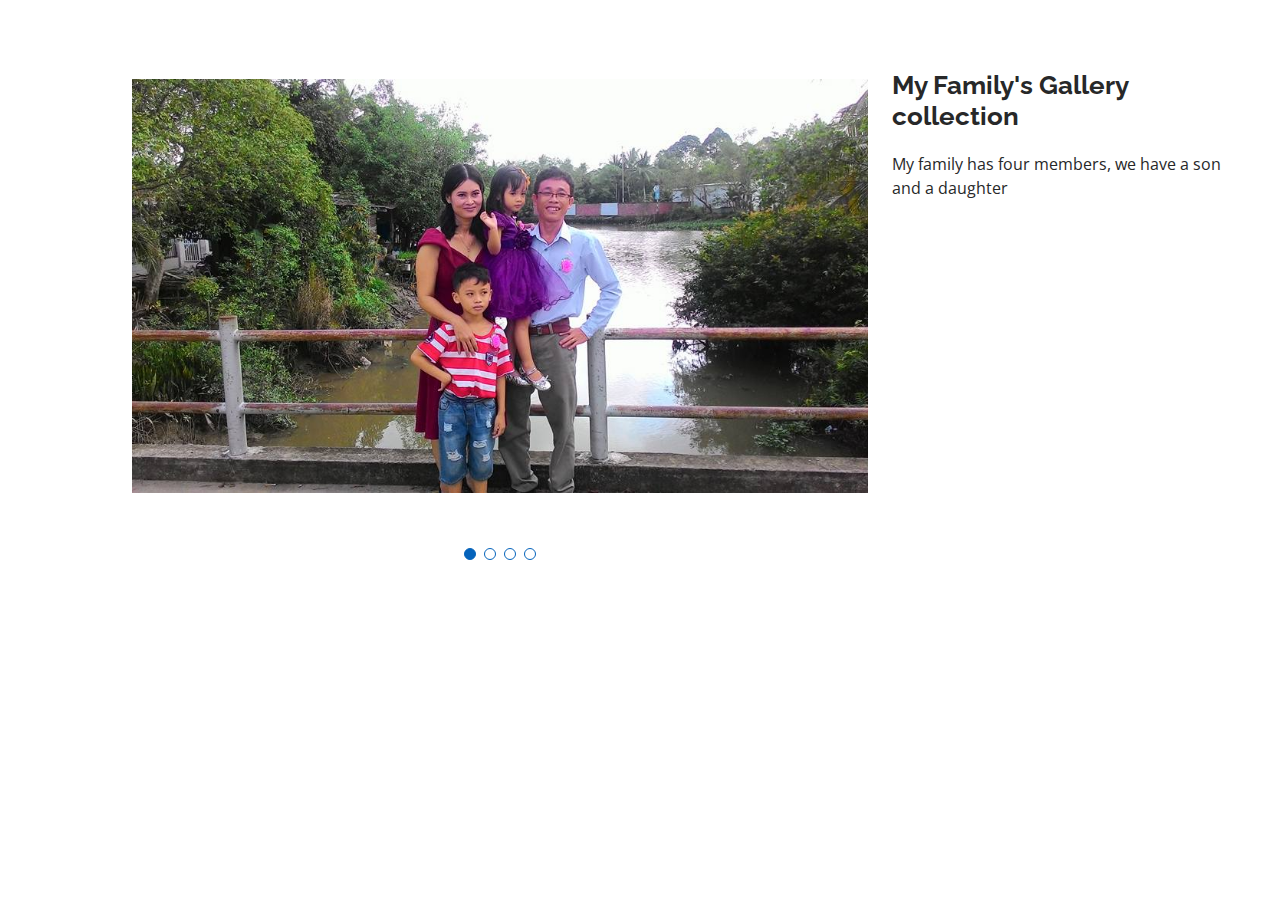
<file: fa-portfolio-details.html>
<!DOCTYPE html>
<html lang="en">

<head>
  <meta charset="utf-8">
  <meta content="width=device-width, initial-scale=1.0" name="viewport">

  <title>Portfolio Details - My Family</title>
  <meta content="" name="description">
  <meta content="" name="keywords">

  <!-- Favicons -->
  <link href="assets/img/logo1.png" rel="icon">
  <link href="assets/img/logo8.png" rel="apple-touch-icon">

  <!-- Google Fonts -->
  <link href="https://fonts.googleapis.com/css?family=Open+Sans:300,300i,400,400i,600,600i,700,700i|Raleway:300,300i,400,400i,500,500i,600,600i,700,700i|Poppins:300,300i,400,400i,500,500i,600,600i,700,700i" rel="stylesheet">

  <!-- Vendor CSS Files -->
  <link href="assets/vendor/aos/aos.css" rel="stylesheet">
  <link href="assets/vendor/bootstrap/css/bootstrap.min.css" rel="stylesheet">
  <link href="assets/vendor/bootstrap-icons/bootstrap-icons.css" rel="stylesheet">
  <link href="assets/vendor/boxicons/css/boxicons.min.css" rel="stylesheet">
  <link href="assets/vendor/glightbox/css/glightbox.min.css" rel="stylesheet">
  <link href="assets/vendor/swiper/swiper-bundle.min.css" rel="stylesheet">

  <!-- Template Main CSS File -->
  <link href="assets/css/style.css" rel="stylesheet">

 
 <!-- ======================================================== -->
</head>

<body>

  <main id="main">

    <!-- ======= Portfolio Details Section ======= -->
    <section id="portfolio-details" class="portfolio-details">
      <div class="container">

        <div class="row gy-4">

          <div class="col-lg-8">
            <div class="portfolio-details-slider swiper">
              <div class="swiper-wrapper align-items-center">

                <div class="swiper-slide">
                  <img src="assets/img/portfolio/fa1.jpg" alt="">
                </div>

                <div class="swiper-slide">
                  <img src="assets/img/portfolio/fa2.jpg" alt="">
                </div>

                <div class="swiper-slide">
                  <img src="assets/img/portfolio/fa3.jpg" alt="">
                </div>
                <div class="swiper-slide">
                  <img src="assets/img/portfolio/fa4.jpg" alt="">
                </div>
              </div>
              <div class="swiper-pagination"></div>
            </div>
          </div>

          <div class="col-lg-4">
            
            <div class="portfolio-description">
              <h2>My Family's Gallery collection</h2>
              <p>
                My family has four members, we have a son and a daughter
              </p>
            </div>
          </div>

        </div>

      </div>
    </section><!-- End Portfolio Details Section -->

  </main><!-- End #main -->

  <div id="preloader"></div>
  <a href="#" class="back-to-top d-flex align-items-center justify-content-center"><i class="bi bi-arrow-up-short"></i></a>

  <!-- Vendor JS Files -->
  <script src="assets/vendor/purecounter/purecounter_vanilla.js"></script>
  <script src="assets/vendor/aos/aos.js"></script>
  <script src="assets/vendor/bootstrap/js/bootstrap.bundle.min.js"></script>
  <script src="assets/vendor/glightbox/js/glightbox.min.js"></script>
  <script src="assets/vendor/isotope-layout/isotope.pkgd.min.js"></script>
  <script src="assets/vendor/swiper/swiper-bundle.min.js"></script>
  <script src="assets/vendor/typed.js/typed.min.js"></script>
  <script src="assets/vendor/waypoints/noframework.waypoints.js"></script>
  <script src="assets/vendor/php-email-form/validate.js"></script>

  <!-- Template Main JS File -->
  <script src="assets/js/main.js"></script>

</body>

</html>
</file>
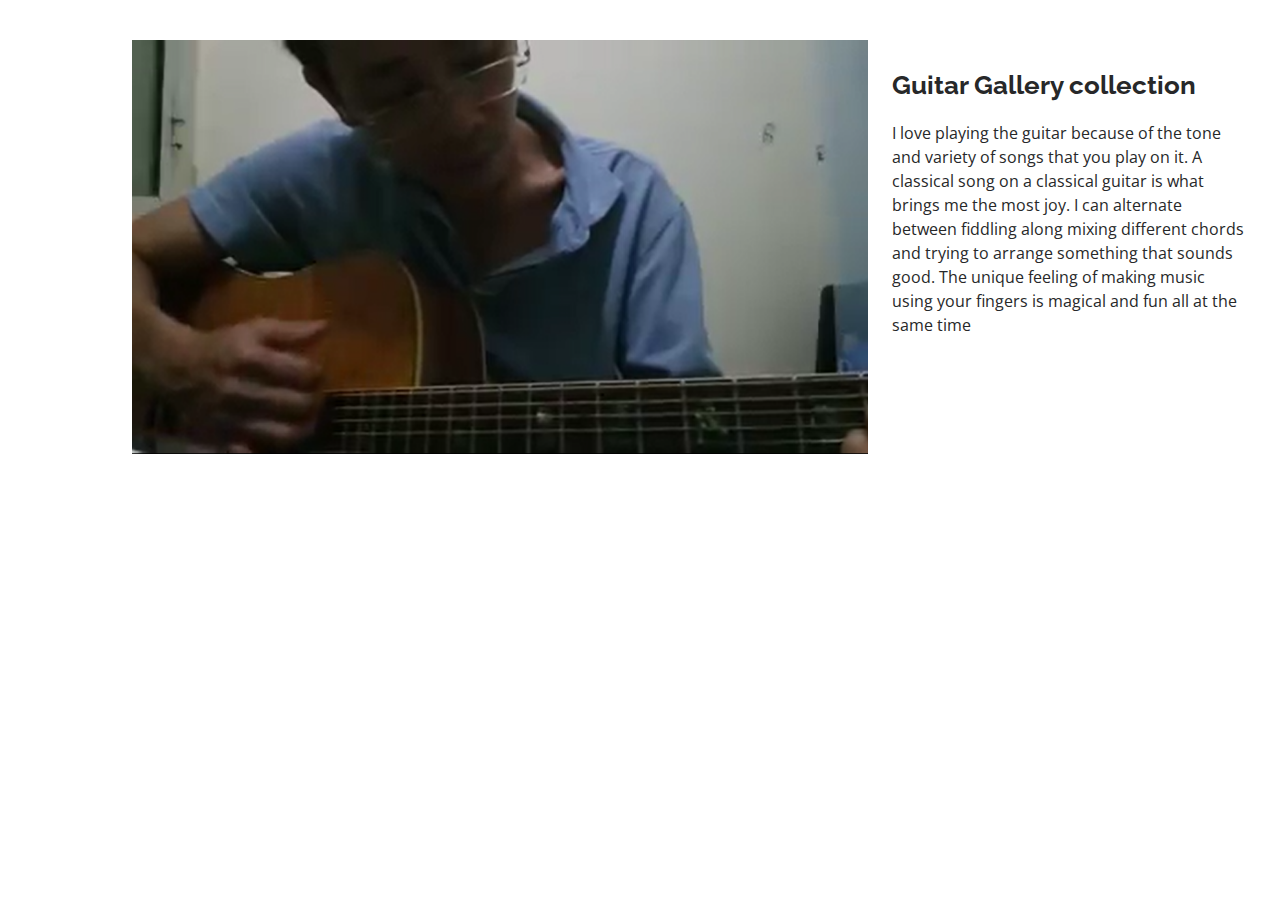
<file: guitar-portfolio-details.html>
<!DOCTYPE html>
<html lang="en">

<head>
  <meta charset="utf-8">
  <meta content="width=device-width, initial-scale=1.0" name="viewport">

  <title>Portfolio Details - My Family</title>
  <meta content="" name="description">
  <meta content="" name="keywords">

  <!-- Favicons -->
  <link href="assets/img/logo1.png" rel="icon">
  <link href="assets/img/logo8.png" rel="apple-touch-icon">

  <!-- Google Fonts -->
  <link href="https://fonts.googleapis.com/css?family=Open+Sans:300,300i,400,400i,600,600i,700,700i|Raleway:300,300i,400,400i,500,500i,600,600i,700,700i|Poppins:300,300i,400,400i,500,500i,600,600i,700,700i" rel="stylesheet">

  <!-- Vendor CSS Files -->
  <link href="assets/vendor/aos/aos.css" rel="stylesheet">
  <link href="assets/vendor/bootstrap/css/bootstrap.min.css" rel="stylesheet">
  <link href="assets/vendor/bootstrap-icons/bootstrap-icons.css" rel="stylesheet">
  <link href="assets/vendor/boxicons/css/boxicons.min.css" rel="stylesheet">
  <link href="assets/vendor/glightbox/css/glightbox.min.css" rel="stylesheet">
  <link href="assets/vendor/swiper/swiper-bundle.min.css" rel="stylesheet">

  <!-- Template Main CSS File -->
  <link href="assets/css/style.css" rel="stylesheet">

 
 <!-- ======================================================== -->
</head>

<body>

  <main id="main">

    <!-- ======= Portfolio Details Section ======= -->
    <section id="portfolio-details" class="portfolio-details">
      <div class="container">

        <div class="row gy-4">

          <div class="col-lg-8">
            <div class="portfolio-details-slider swiper">
              <div class="swiper-wrapper align-items-center">

                <div class="swiper-slide">
                  <img src="assets/img/portfolio/guitar.jpg" alt="">
                </div>

               
              </div>
              <div class="swiper-pagination"></div>
            </div>
          </div>

          <div class="col-lg-4">
            
            <div class="portfolio-description">
              <h2>Guitar Gallery collection</h2>
              <p>
                I love playing the guitar because of the tone and variety of songs that you play on it. A classical song on a classical guitar is what brings me the most joy. I can alternate between fiddling along mixing different chords and trying to arrange something that sounds good. The unique feeling of making music using your fingers is magical and fun all at the same time
                
              </p>
            </div>
          </div>

        </div>

      </div>
    </section><!-- End Portfolio Details Section -->

  </main><!-- End #main -->

  <div id="preloader"></div>
  <a href="#" class="back-to-top d-flex align-items-center justify-content-center"><i class="bi bi-arrow-up-short"></i></a>

  <!-- Vendor JS Files -->
  <script src="assets/vendor/purecounter/purecounter_vanilla.js"></script>
  <script src="assets/vendor/aos/aos.js"></script>
  <script src="assets/vendor/bootstrap/js/bootstrap.bundle.min.js"></script>
  <script src="assets/vendor/glightbox/js/glightbox.min.js"></script>
  <script src="assets/vendor/isotope-layout/isotope.pkgd.min.js"></script>
  <script src="assets/vendor/swiper/swiper-bundle.min.js"></script>
  <script src="assets/vendor/typed.js/typed.min.js"></script>
  <script src="assets/vendor/waypoints/noframework.waypoints.js"></script>
  <script src="assets/vendor/php-email-form/validate.js"></script>

  <!-- Template Main JS File -->
  <script src="assets/js/main.js"></script>

</body>

</html>
</file>
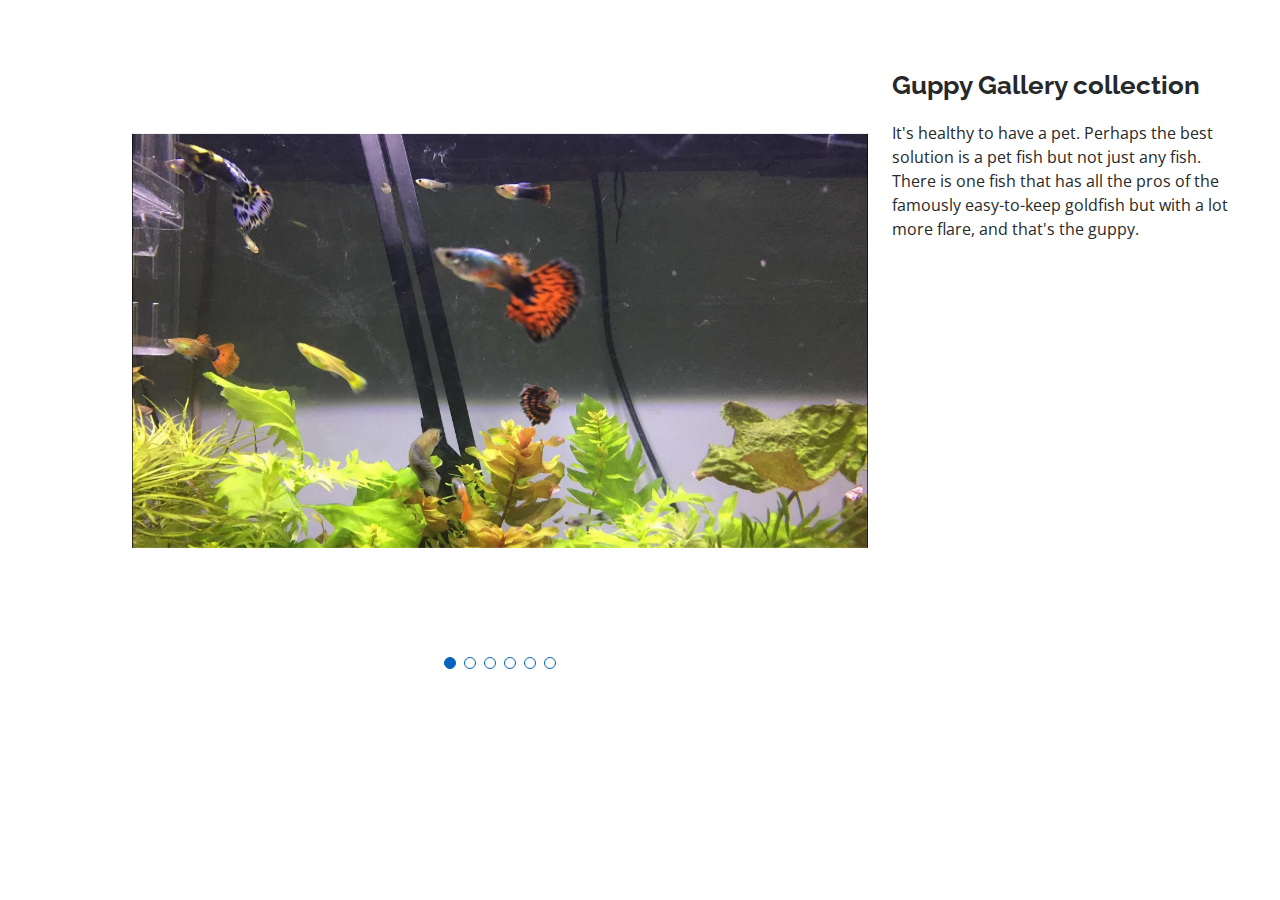
<file: guppy-portfolio-details.html>
<!DOCTYPE html>
<html lang="en">

<head>
  <meta charset="utf-8">
  <meta content="width=device-width, initial-scale=1.0" name="viewport">

  <title>Portfolio Details - My Family</title>
  <meta content="" name="description">
  <meta content="" name="keywords">

  <!-- Favicons -->
  <link href="assets/img/logo1.png" rel="icon">
  <link href="assets/img/logo8.png" rel="apple-touch-icon">

  <!-- Google Fonts -->
  <link href="https://fonts.googleapis.com/css?family=Open+Sans:300,300i,400,400i,600,600i,700,700i|Raleway:300,300i,400,400i,500,500i,600,600i,700,700i|Poppins:300,300i,400,400i,500,500i,600,600i,700,700i" rel="stylesheet">

  <!-- Vendor CSS Files -->
  <link href="assets/vendor/aos/aos.css" rel="stylesheet">
  <link href="assets/vendor/bootstrap/css/bootstrap.min.css" rel="stylesheet">
  <link href="assets/vendor/bootstrap-icons/bootstrap-icons.css" rel="stylesheet">
  <link href="assets/vendor/boxicons/css/boxicons.min.css" rel="stylesheet">
  <link href="assets/vendor/glightbox/css/glightbox.min.css" rel="stylesheet">
  <link href="assets/vendor/swiper/swiper-bundle.min.css" rel="stylesheet">

  <!-- Template Main CSS File -->
  <link href="assets/css/style.css" rel="stylesheet">

 
 <!-- ======================================================== -->
</head>

<body>

  <main id="main">

    <!-- ======= Portfolio Details Section ======= -->
    <section id="portfolio-details" class="portfolio-details">
      <div class="container">

        <div class="row gy-4">

          <div class="col-lg-8">
            <div class="portfolio-details-slider swiper">
              <div class="swiper-wrapper align-items-center">

                <div class="swiper-slide">
                  <img src="assets/img/portfolio/guppy1.jpg" alt="">
                </div>

                <div class="swiper-slide">
                  <img src="assets/img/portfolio/guppy2.jpg" alt="">
                </div>

                <div class="swiper-slide">
                  <img src="assets/img/portfolio/guppy3.jpg" alt="">
                </div>
                <div class="swiper-slide">
                  <img src="assets/img/portfolio/guppy4.jpg" alt="">
                </div>
                <div class="swiper-slide">
                  <img src="assets/img/portfolio/guppy5.jpg" alt="">
                </div>
                <div class="swiper-slide">
                  <img src="assets/img/portfolio/guppy6.jpg" alt="">
                </div>
              </div>
              <div class="swiper-pagination"></div>
            </div>
          </div>

          <div class="col-lg-4">
            
            <div class="portfolio-description">
              <h2>Guppy Gallery collection</h2>
              <p>
                It's healthy to have a pet. Perhaps the best solution is a pet fish but not just any fish. 
                  There is one fish that has all the pros of the famously easy-to-keep goldfish but with a lot more flare, and that's the guppy.
              </p>
            </div>
          </div>

        </div>

      </div>
    </section><!-- End Portfolio Details Section -->

  </main><!-- End #main -->

  <div id="preloader"></div>
  <a href="#" class="back-to-top d-flex align-items-center justify-content-center"><i class="bi bi-arrow-up-short"></i></a>

  <!-- Vendor JS Files -->
  <script src="assets/vendor/purecounter/purecounter_vanilla.js"></script>
  <script src="assets/vendor/aos/aos.js"></script>
  <script src="assets/vendor/bootstrap/js/bootstrap.bundle.min.js"></script>
  <script src="assets/vendor/glightbox/js/glightbox.min.js"></script>
  <script src="assets/vendor/isotope-layout/isotope.pkgd.min.js"></script>
  <script src="assets/vendor/swiper/swiper-bundle.min.js"></script>
  <script src="assets/vendor/typed.js/typed.min.js"></script>
  <script src="assets/vendor/waypoints/noframework.waypoints.js"></script>
  <script src="assets/vendor/php-email-form/validate.js"></script>

  <!-- Template Main JS File -->
  <script src="assets/js/main.js"></script>

</body>

</html>
</file>
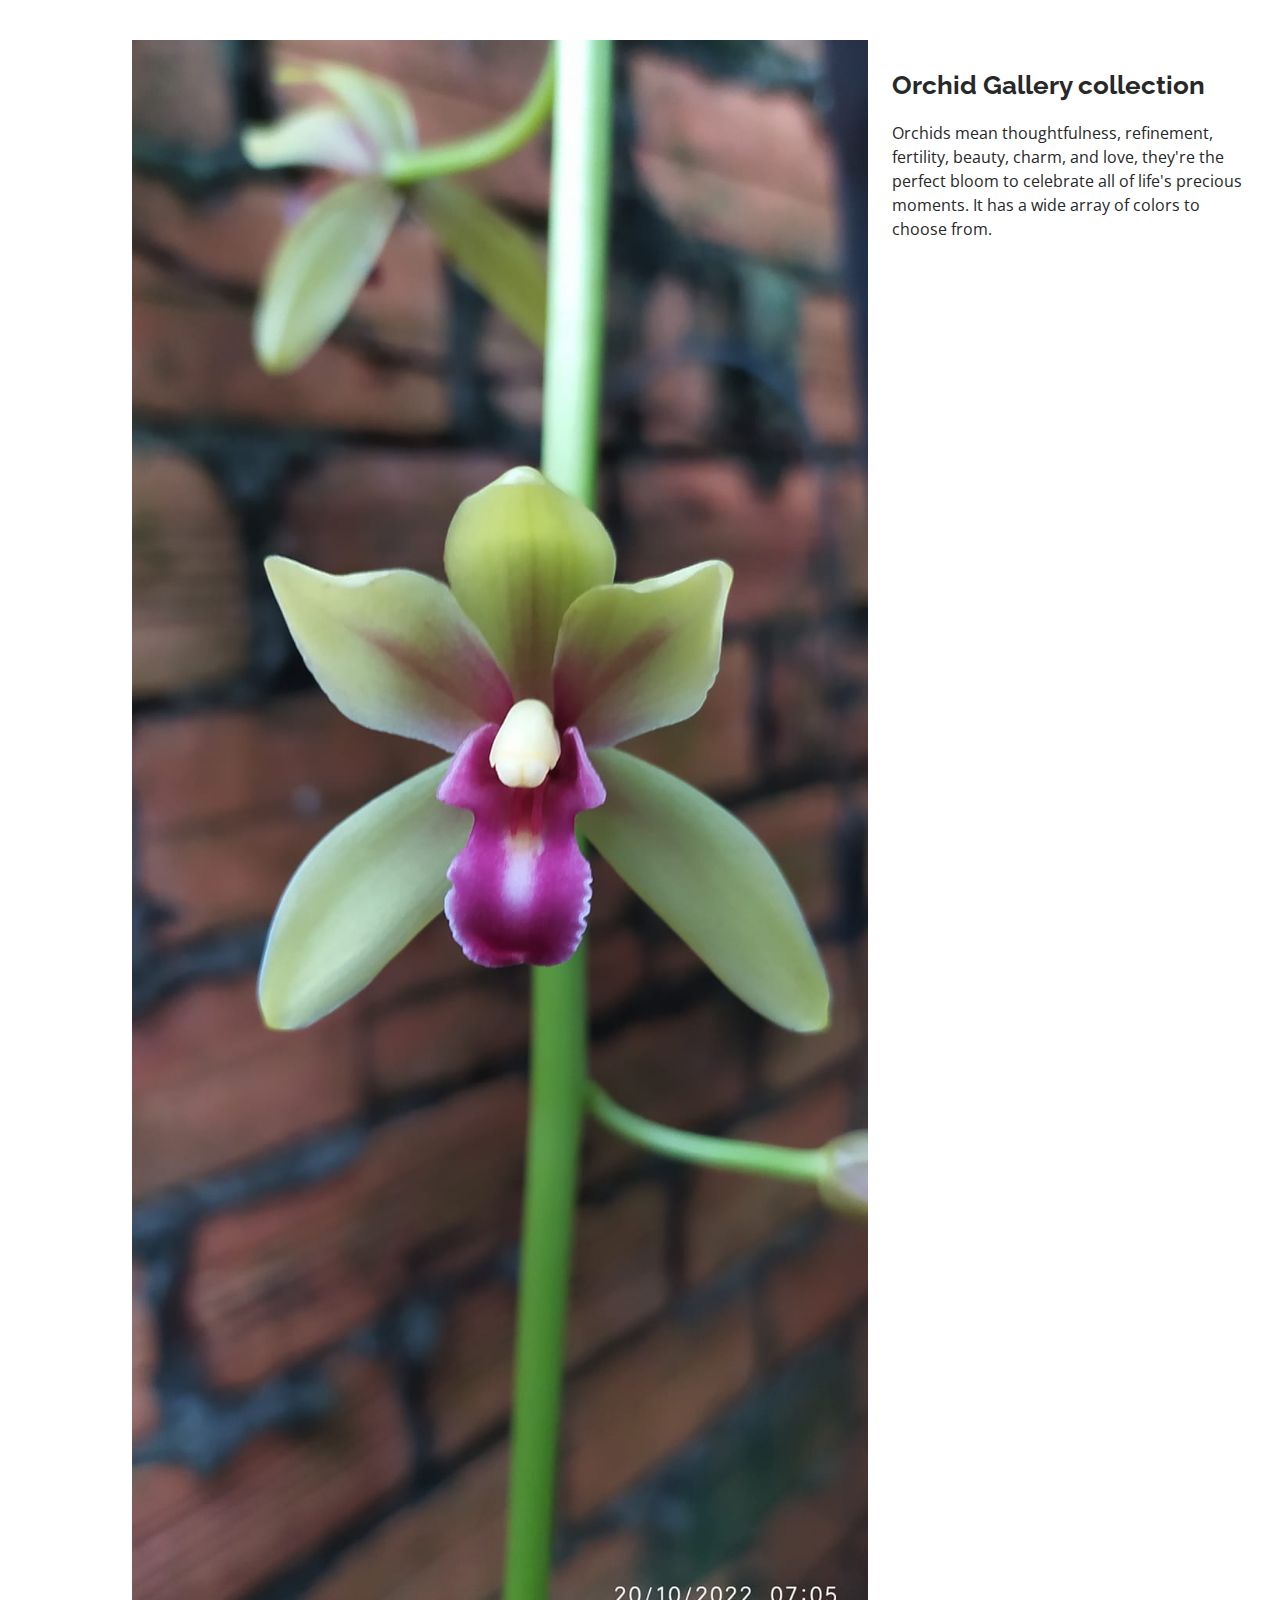
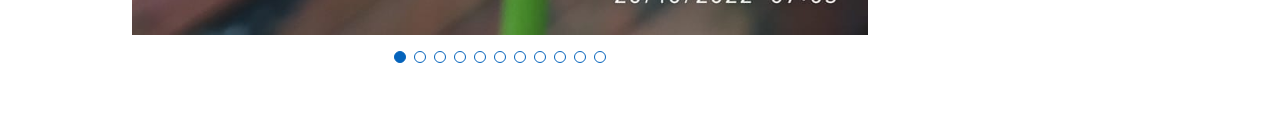
<file: orchid-portfolio-details.html>
<!DOCTYPE html>
<html lang="en">

<head>
  <meta charset="utf-8">
  <meta content="width=device-width, initial-scale=1.0" name="viewport">

  <title>Orchid Gallery collection</title>
  <meta content="" name="description">
  <meta content="" name="keywords">

  <!-- Favicons -->
  <link href="assets/img/logo1.png" rel="icon">
  <link href="assets/img/logo8.png" rel="apple-touch-icon">

  <!-- Google Fonts -->
  <link href="https://fonts.googleapis.com/css?family=Open+Sans:300,300i,400,400i,600,600i,700,700i|Raleway:300,300i,400,400i,500,500i,600,600i,700,700i|Poppins:300,300i,400,400i,500,500i,600,600i,700,700i" rel="stylesheet">

  <!-- Vendor CSS Files -->
  <link href="assets/vendor/aos/aos.css" rel="stylesheet">
  <link href="assets/vendor/bootstrap/css/bootstrap.min.css" rel="stylesheet">
  <link href="assets/vendor/bootstrap-icons/bootstrap-icons.css" rel="stylesheet">
  <link href="assets/vendor/boxicons/css/boxicons.min.css" rel="stylesheet">
  <link href="assets/vendor/glightbox/css/glightbox.min.css" rel="stylesheet">
  <link href="assets/vendor/swiper/swiper-bundle.min.css" rel="stylesheet">

  <!-- Template Main CSS File -->
  <link href="assets/css/style.css" rel="stylesheet">

 
 <!-- ======================================================== -->
</head>

<body>

  <main id="main">

    <!-- ======= Portfolio Details Section ======= -->
    <section id="portfolio-details" class="portfolio-details">
      <div class="container">

        <div class="row gy-4">

          <div class="col-lg-8">
            <div class="portfolio-details-slider swiper">
              <div class="swiper-wrapper align-items-center">
                <div class="swiper-slide">
                  <img src="assets/img/portfolio/orchid1.jpg" alt="orchid">
                </div>

                <div class="swiper-slide">
                  <img src="assets/img/portfolio/orchid2.jpg" alt="orchid">
                </div>

                <div class="swiper-slide">
                  <img src="assets/img/portfolio/orchid3.jpg" alt="orchid">
                </div>
                
                <div class="swiper-slide">
                  <img src="assets/img/portfolio/orchid4.jpg" alt="orchid">
                </div>
                <div class="swiper-slide">
                  <img src="assets/img/portfolio/orchid5.jpg" alt="orchid">
                </div>
                <div class="swiper-slide">
                  <img src="assets/img/portfolio/orchid6.jpg" alt="orchid">
                </div>
                <div class="swiper-slide">
                  <img src="assets/img/portfolio/orchid7.jpg" alt="orchid">
                </div>

                <div class="swiper-slide">
                  <img src="assets/img/portfolio/orchid8.jpg" alt="orchid">
                </div>

                <div class="swiper-slide">
                  <img src="assets/img/portfolio/orchid9.jpg" alt="orchid">
                </div>
                <div class="swiper-slide">
                  <img src="assets/img/portfolio/orchid10.jpg" alt="orchid">
                </div>
                <div class="swiper-slide">
                  <img src="assets/img/portfolio/orchid11.jpg" alt="orchid">
                </div>
              </div>
              <div class="swiper-pagination"></div>
            </div>
          </div>

          <div class="col-lg-4">
            
            <div class="portfolio-description">
              <h2>Orchid Gallery collection</h2>
              <p>
                Orchids mean thoughtfulness, refinement, fertility, beauty, charm, and love, they're the perfect bloom to celebrate all of life's precious moments. It has a wide array of colors to choose from.
              </p>
            </div>
          </div>

        </div>

      </div>
    </section><!-- End Portfolio Details Section -->

  </main><!-- End #main -->

  <div id="preloader"></div>
  <a href="#" class="back-to-top d-flex align-items-center justify-content-center"><i class="bi bi-arrow-up-short"></i></a>

  <!-- Vendor JS Files -->
  <script src="assets/vendor/purecounter/purecounter_vanilla.js"></script>
  <script src="assets/vendor/aos/aos.js"></script>
  <script src="assets/vendor/bootstrap/js/bootstrap.bundle.min.js"></script>
  <script src="assets/vendor/glightbox/js/glightbox.min.js"></script>
  <script src="assets/vendor/isotope-layout/isotope.pkgd.min.js"></script>
  <script src="assets/vendor/swiper/swiper-bundle.min.js"></script>
  <script src="assets/vendor/typed.js/typed.min.js"></script>
  <script src="assets/vendor/waypoints/noframework.waypoints.js"></script>
  <script src="assets/vendor/php-email-form/validate.js"></script>

  <!-- Template Main JS File -->
  <script src="assets/js/main.js"></script>

</body>

</html>
</file>
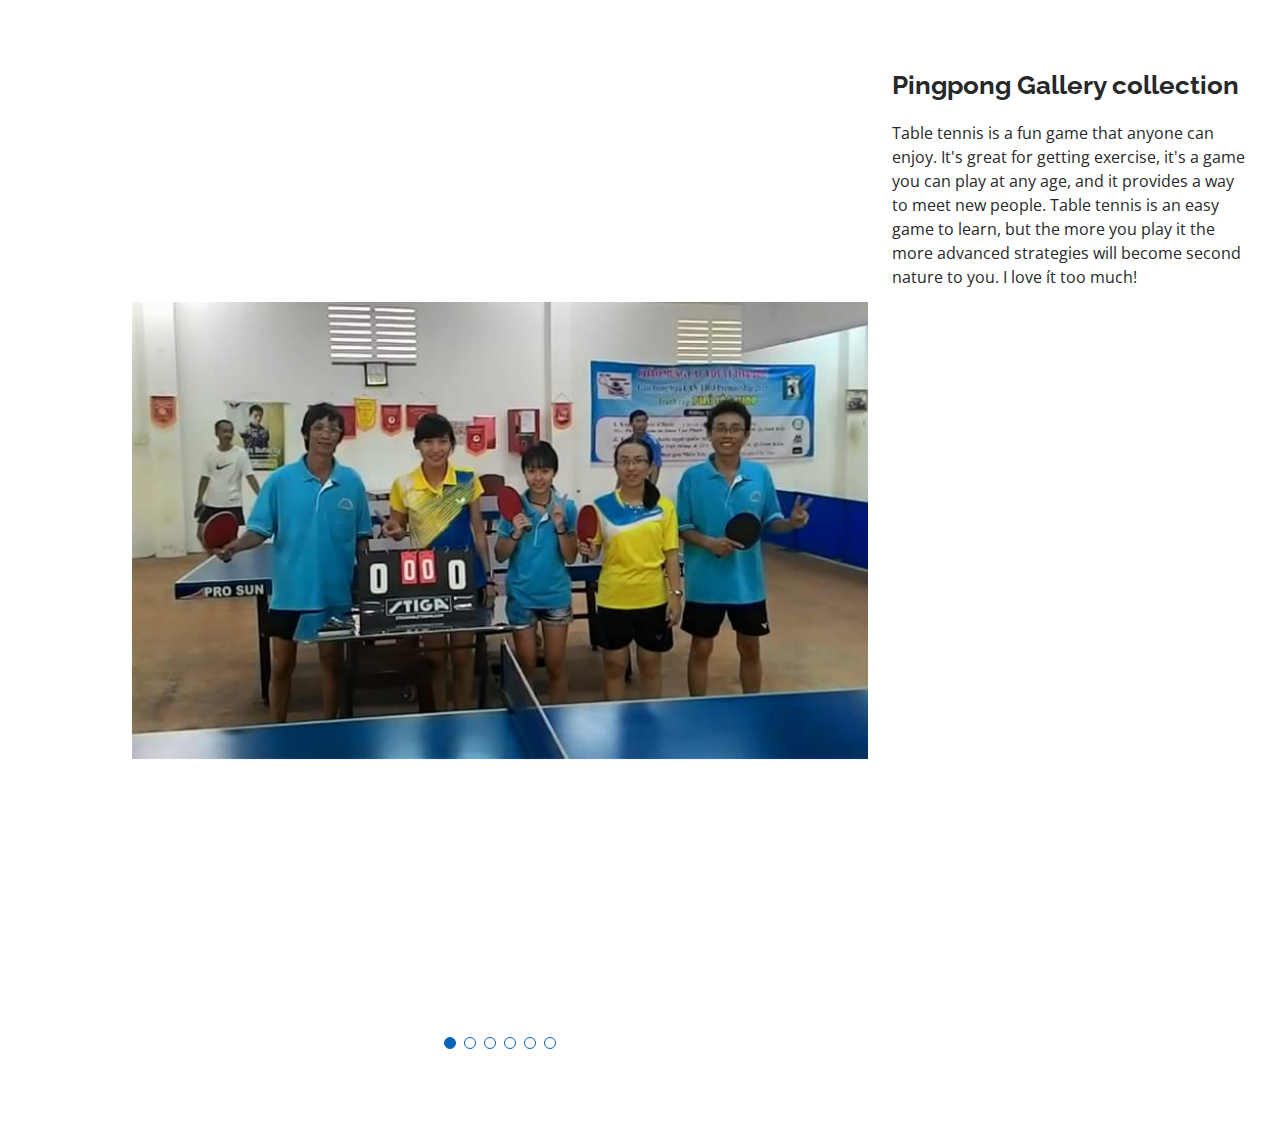
<file: pingpong-portfolio-details.html>
<!DOCTYPE html>
<html lang="en">

<head>
  <meta charset="utf-8">
  <meta content="width=device-width, initial-scale=1.0" name="viewport">

  <title>Portfolio Details - My Family</title>
  <meta content="" name="description">
  <meta content="" name="keywords">

  <!-- Favicons -->
  <link href="assets/img/logo1.png" rel="icon">
  <link href="assets/img/logo8.png" rel="apple-touch-icon">

  <!-- Google Fonts -->
  <link href="https://fonts.googleapis.com/css?family=Open+Sans:300,300i,400,400i,600,600i,700,700i|Raleway:300,300i,400,400i,500,500i,600,600i,700,700i|Poppins:300,300i,400,400i,500,500i,600,600i,700,700i" rel="stylesheet">

  <!-- Vendor CSS Files -->
  <link href="assets/vendor/aos/aos.css" rel="stylesheet">
  <link href="assets/vendor/bootstrap/css/bootstrap.min.css" rel="stylesheet">
  <link href="assets/vendor/bootstrap-icons/bootstrap-icons.css" rel="stylesheet">
  <link href="assets/vendor/boxicons/css/boxicons.min.css" rel="stylesheet">
  <link href="assets/vendor/glightbox/css/glightbox.min.css" rel="stylesheet">
  <link href="assets/vendor/swiper/swiper-bundle.min.css" rel="stylesheet">

  <!-- Template Main CSS File -->
  <link href="assets/css/style.css" rel="stylesheet">

 
 <!-- ======================================================== -->
</head>

<body>

  <main id="main">

    <!-- ======= Portfolio Details Section ======= -->
    <section id="portfolio-details" class="portfolio-details">
      <div class="container">

        <div class="row gy-4">

          <div class="col-lg-8">
            <div class="portfolio-details-slider swiper">
              <div class="swiper-wrapper align-items-center">
               
                <div class="swiper-slide">
                  <img src="assets/img/portfolio/pingpong1.jpg" alt="">
                </div>
                <div class="swiper-slide">
                  <img src="assets/img/portfolio/pingpong2.jpg" alt="">
                </div>
                <div class="swiper-slide">
                  <img src="assets/img/portfolio/pingpong3.jpg" alt="">
                </div>
                <div class="swiper-slide">
                  <img src="assets/img/portfolio/pingpong4.jpg" alt="">
                </div>

                <div class="swiper-slide">
                  <img src="assets/img/portfolio/pingpong5.jpg" alt="">
                </div>
                <div class="swiper-slide">
                  <img src="assets/img/portfolio/pingpong6.jpg" alt="">
                </div>
              </div>
              <div class="swiper-pagination"></div>
            </div>
          </div>

          <div class="col-lg-4">
            
            <div class="portfolio-description">
              <h2>Pingpong Gallery collection</h2>
              <p>
                Table tennis is a fun game that anyone can enjoy. It's great for getting exercise, it's a game you can play at any age, and it provides a way to meet new people. Table tennis is an easy game to learn, but the more you play it the more advanced strategies will become second nature to you. I love ít too much!
              </p>
            </div>
          </div>

        </div>

      </div>
    </section><!-- End Portfolio Details Section -->

  </main><!-- End #main -->

  <div id="preloader"></div>
  <a href="#" class="back-to-top d-flex align-items-center justify-content-center"><i class="bi bi-arrow-up-short"></i></a>

  <!-- Vendor JS Files -->
  <script src="assets/vendor/purecounter/purecounter_vanilla.js"></script>
  <script src="assets/vendor/aos/aos.js"></script>
  <script src="assets/vendor/bootstrap/js/bootstrap.bundle.min.js"></script>
  <script src="assets/vendor/glightbox/js/glightbox.min.js"></script>
  <script src="assets/vendor/isotope-layout/isotope.pkgd.min.js"></script>
  <script src="assets/vendor/swiper/swiper-bundle.min.js"></script>
  <script src="assets/vendor/typed.js/typed.min.js"></script>
  <script src="assets/vendor/waypoints/noframework.waypoints.js"></script>
  <script src="assets/vendor/php-email-form/validate.js"></script>

  <!-- Template Main JS File -->
  <script src="assets/js/main.js"></script>

</body>

</html>
</file>
<file: assets/css/style.css>
/*--------------------------------------------------------------
# General
--------------------------------------------------------------*/
body {
  font-family: "Open Sans", sans-serif;
  color: #272829;
}

a {
  color: #0563bb;
  text-decoration: none;
}

a:hover {
  color: #ee66cc;
  text-decoration: none;
}

h1,
h2,
h3,
h4,
h5,
h6 {
  font-family: "Raleway", sans-serif;
}

/*--------------------------------------------------------------
# Back to top button
--------------------------------------------------------------*/
.back-to-top {
  position: fixed;
  visibility: hidden;
  opacity: 0;
  right: 15px;
  bottom: 15px;
  z-index: 996;
  background: #0563bb;
  width: 40px;
  height: 40px;
  border-radius: 50px;
  transition: all 0.4s;
}

.back-to-top i {
  font-size: 28px;
  color:#ee66cc;
  line-height: 0;
}

.back-to-top:hover {
  background: #ee66cc;
  color: #ee66cc;
}

.back-to-top.active {
  visibility: visible;
  opacity: 1;
}

/*--------------------------------------------------------------
# Preloader
--------------------------------------------------------------*/
#preloader {
  position: fixed;
  top: 0;
  left: 0;
  right: 0;
  bottom: 0;
  z-index: 9999;
  overflow: hidden;
  background: #fff;
}

#preloader:before {
  content: "";
  position: fixed;
  top: calc(50% - 30px);
  left: calc(50% - 30px);
  border: 6px solid #0563bb;
  border-top-color: #fff;
  border-bottom-color: #fff;
  border-radius: 50%;
  width: 60px;
  height: 60px;
  -webkit-animation: animate-preloader 1s linear infinite;
  animation: animate-preloader 1s linear infinite;
}

@-webkit-keyframes animate-preloader {
  0% {
    transform: rotate(0deg);
  }

  100% {
    transform: rotate(360deg);
  }
}

@keyframes animate-preloader {
  0% {
    transform: rotate(0deg);
  }

  100% {
    transform: rotate(360deg);
  }
}

/*--------------------------------------------------------------
# Disable aos animation delay on mobile devices
--------------------------------------------------------------*/
@media screen and (max-width: 768px) {
  [data-aos-delay] {
    transition-delay: 0 !important;
  }
}

/*--------------------------------------------------------------
# Header
--------------------------------------------------------------*/
#header {
  position: fixed;
  top: 0;
  left: 0;
  bottom: 0;
  z-index: 9997;
  transition: all 0.5s;
  padding: 15px;
  overflow-y: auto;
}

@media (max-width: 991px) {
  #header {
    width: 300px;
    background: #fff;
    border-right: 1px solid #e6e9ec;
    left: -300px;
  }
}

@media (min-width: 991px) {
  #main {
    margin-left: 100px;
  }
}

/*--------------------------------------------------------------
# Navigation Menu left
--------------------------------------------------------------*/
/**
* Desktop Navigation 
*/
.nav-menu {
  padding: 0;
  display: block;
}

.nav-menu * {
  margin: 0;
  padding: 0;
  list-style: none;
}

.nav-menu>ul>li {
  position: relative;
  white-space: nowrap;
}

.nav-menu a,
.nav-menu a:focus {
  display: flex;
  align-items: center;
  color: #005b7b;
  padding: 10px 18px;
  margin-bottom: 8px;
  transition: 0.3s;
  font-size: 15px;
  border-radius: 50px;
  background: #7ecaef;
  height: 56px;
  width: 100%;
  overflow: hidden;
  transition: 0.3s;
}

.nav-menu a i,
.nav-menu a:focus i {
  font-size: 20px;
}

.nav-menu a span,
.nav-menu a:focus span {
  padding: 0 5px 0 7px;
  color: #ef094e;
}

@media (min-width: 992px) {

  .nav-menu a,
  .nav-menu a:focus {
    width: 56px;
  }

  .nav-menu a span,
  .nav-menu a:focus span {
    display: none;
    color: #0642a9;
  }
}

.nav-menu a:hover,
.nav-menu .active,
.nav-menu .active:focus,
.nav-menu li:hover>a {
  color: #930438;
  background: #368fe2;
}

.nav-menu a:hover span,
.nav-menu .active span,
.nav-menu .active:focus span,
.nav-menu li:hover>a span {
  color: #ea0559;
}

.nav-menu a:hover,
.nav-menu li:hover>a {
  width: 100%;
  color: #d04473;
}

.nav-menu a:hover span,
.nav-menu li:hover>a span {
  display: block;
}

/**
* Mobile Navigation 
*/
.mobile-nav-toggle {
  position: fixed;
  right: 10px;
  top: 10px;
  z-index: 9998;
  border: 0;
  background: none;
  font-size: 28px;
  transition: all 0.4s;
  outline: none !important;
  line-height: 0;
  cursor: pointer;
  border-radius: 50px;
  padding: 5px;
}

.mobile-nav-toggle i {
  color: #45505b;
}

.mobile-nav-active {
  overflow: hidden;
}

.mobile-nav-active #header {
  left: 0;
}

.mobile-nav-active .mobile-nav-toggle {
  color: #98045d;
  background-color: #368fe2;
}


/*--------------------------------------------------------------
# Hero Section
--------------------------------------------------------------*/
#hero {
  width: 100%;
  height: 100vh;
  background: url("../img/bgImg.png") top right no-repeat;
  background-size: cover;
  position: relative;
}

@media (min-width: 992px) {
  #hero {
    padding-left: 160px;
  }
}

#hero:before {
  content: "";
  background: rgba(255, 255, 255, 0.8);
  position: absolute;
  bottom: 0;
  top: 0;
  left: 0;
  right: 0;
}

#hero h1 {
  margin-top: 15%;
  font-size: 64px;
  font-weight: 700;
  line-height: 56px;
  color: #be2604;
}

#hero p {
  color: #45505b;
  margin: 15px 0 0 0;
  font-size: 26px;
  font-family: "Poppins", sans-serif;
}

#hero p span {
  color: #0563bb;
  letter-spacing: 1px;
}

#hero .social-links {
  margin-top: 30px;
}

#hero .social-links a {
  font-size: 24px;
  display: inline-block;
  color: #45505b;
  line-height: 1;
  margin-right: 20px;
  transition: 0.3s;
}

#hero .social-links a:hover {
  color: #0563bb;
}

@media (max-width: 992px) {
  #hero {
    text-align: center;
  }

  #hero h1 {
    font-size: 32px;
    line-height: 36px;
  }

  #hero p {
    margin-top: 10px;
    font-size: 20px;
    line-height: 24px;
  }
}
/*--------------------------------------------------------------
# Video intro
--------------------------------------------------------------*/
.video-wrapper {
  position: relative;
  padding-bottom: 56.25%;
  height: 0;
  overflow: hidden;
}

.video-wrapper iframe {
  position: absolute;
  top:0;
  left: 0;
  width: 100%;
  height: 100%;
}
/*--------------------------------------------------------------
# Sections General
--------------------------------------------------------------*/
section {
  padding: 60px 0;
  overflow: hidden;
}

.section-title {
  text-align: center;
  padding-bottom: 30px;
}

.section-title h2 {
  font-size: 32px;
  font-weight: bold;
  text-transform: uppercase;
  margin-bottom: 20px;
  padding-bottom: 20px;
  position: relative;
  color: #45505b;
}

.section-title h2::before {
  content: "";
  position: absolute;
  display: block;
  width: 120px;
  height: 1px;
  background: #ddd;
  bottom: 1px;
  left: calc(50% - 60px);
}

.section-title h2::after {
  content: "";
  position: absolute;
  display: block;
  width: 40px;
  height: 3px;
  background: #0563bb;
  bottom: 0;
  left: calc(50% - 20px);
}

.section-title p {
  margin-bottom: 0;
}

/*--------------------------------------------------------------
# About
--------------------------------------------------------------*/
.about .content h3 {
  font-weight: 700;
  font-size: 26px;
  color: #728394;
}

.about .content ul {
  list-style: none;
  padding: 0;
}

.about .content ul li {
  margin-bottom: 20px;
  display: flex;
  align-items: center;
}

.about .content ul strong {
  margin-right: 10px;
}

.about .content ul i {
  font-size: 16px;
  margin-right: 5px;
  color: #0563bb;
  line-height: 0;
}

.about .content p:last-child {
  margin-bottom: 0;
}

/*--------------------------------------------------------------
# Facts
--------------------------------------------------------------*/
.facts .count-box {
  padding: 30px 30px 25px 30px;
  margin-top: 30px;
  width: 100%;
  position: relative;
  text-align: center;
  background: #fff;
}

.facts .count-box i {
  position: absolute;
  top: -25px;
  left: 50%;
  transform: translateX(-50%);
  font-size: 24px;
  background: #0563bb;
  color: #fff;
  border-radius: 50px;
  display: inline-flex;
  align-items: center;
  justify-content: center;
  width: 48px;
  height: 48px;
}

.facts .count-box span {
  font-size: 36px;
  display: block;
  font-weight: 600;
  color: #011426;
}

.facts .count-box p {
  padding: 0;
  margin: 0;
  font-family: "Raleway", sans-serif;
  font-size: 14px;
}

/*--------------------------------------------------------------
# Akills
--------------------------------------------------------------*/
.skills .progress {
  height: 60px;
  display: block;
  background: none;
  border-radius: 0;
}

.skills .progress .skill {
  padding: 10px 0;
  margin: 0;
  text-transform: uppercase;
  display: block;
  font-weight: 600;
  font-family: "Poppins", sans-serif;
  color: #45505b;
}

.skills .progress .skill .val {
  float: right;
  font-style: normal;
}

.skills .progress-bar-wrap {
  background: #f2f3f5;
}

.skills .progress-bar {
  width: 1px;
  height: 10px;
  transition: 0.9s;
  background-color: #0563bb;
}

/*--------------------------------------------------------------
# Resume
--------------------------------------------------------------*/
.resume .resume-title {
  font-size: 26px;
  font-weight: 700;
  margin-top: 20px;
  margin-bottom: 20px;
  color: #45505b;
}

.resume .resume-item {
  padding: 0 0 20px 20px;
  margin-top: -2px;
  border-left: 2px solid #0563bb;
  position: relative;
}

.resume .resume-item h4 {
  line-height: 18px;
  font-size: 18px;
  font-weight: 600;
  text-transform: uppercase;
  font-family: "Poppins", sans-serif;
  color: #0563bb;
  margin-bottom: 10px;
}

.resume .resume-item h5 {
  font-size: 16px;
  background: #f7f8f9;
  padding: 5px 15px;
  display: inline-block;
  font-weight: 600;
  margin-bottom: 10px;
}

.resume .resume-item ul {
  padding-left: 20px;
}

.resume .resume-item ul li {
  padding-bottom: 10px;
}

.resume .resume-item:last-child {
  padding-bottom: 0;
}

.resume .resume-item::before {
  content: "";
  position: absolute;
  width: 16px;
  height: 16px;
  border-radius: 50px;
  left: -9px;
  top: 0;
  background: #fff;
  border: 2px solid #0563bb;
}

/*--------------------------------------------------------------
# Portfolio
--------------------------------------------------------------*/
.portfolio .portfolio-item {
  margin-bottom: 30px;
}

.portfolio #portfolio-flters {
  padding: 0;
  margin: 0 auto 25px auto;
  list-style: none;
  text-align: center;
  background: #fff;
  border-radius: 50px;
  padding: 2px 15px;
}

.portfolio #portfolio-flters li {
  cursor: pointer;
  display: inline-block;
  padding: 10px 15px;
  font-size: 14px;
  font-weight: 600;
  line-height: 1;
  text-transform: uppercase;
  color: #272829;
  margin-bottom: 5px;
  transition: all 0.3s ease-in-out;
}

.portfolio #portfolio-flters li:hover,
.portfolio #portfolio-flters li.filter-active {
  color: #0563bb;
}

.portfolio #portfolio-flters li:last-child {
  margin-right: 0;
}

.portfolio .portfolio-wrap {
  transition: 0.3s;
  position: relative;
  overflow: hidden;
  z-index: 1;
  background: rgba(69, 80, 91, 0.8);
}

.portfolio .portfolio-wrap::before {
  content: "";
  background: rgba(255, 255, 255, 0.7);
  position: absolute;
  left: 30px;
  right: 30px;
  top: 30px;
  bottom: 30px;
  transition: all ease-in-out 0.3s;
  z-index: 2;
  opacity: 0;
}

.portfolio .portfolio-wrap .portfolio-info {
  opacity: 0;
  position: absolute;
  top: 0;
  left: 0;
  right: 0;
  bottom: 0;
  text-align: center;
  z-index: 3;
  transition: all ease-in-out 0.3s;
  display: flex;
  flex-direction: column;
  justify-content: center;
  align-items: center;
}

.portfolio .portfolio-wrap .portfolio-info::before {
  display: block;
  content: "";
  width: 48px;
  height: 48px;
  position: absolute;
  top: 35px;
  left: 35px;
  border-top: 3px solid #d7dce1;
  border-left: 3px solid #d7dce1;
  transition: all 0.5s ease 0s;
  z-index: 9994;
}

.portfolio .portfolio-wrap .portfolio-info::after {
  display: block;
  content: "";
  width: 48px;
  height: 48px;
  position: absolute;
  bottom: 35px;
  right: 35px;
  border-bottom: 3px solid #d7dce1;
  border-right: 3px solid #d7dce1;
  transition: all 0.5s ease 0s;
  z-index: 9994;
}

.portfolio .portfolio-wrap .portfolio-info h4 {
  font-size: 20px;
  color: #45505b;
  font-weight: 600;
}

.portfolio .portfolio-wrap .portfolio-info p {
  color: #45505b;
  font-size: 14px;
  text-transform: uppercase;
  padding: 0;
  margin: 0;
}

.portfolio .portfolio-wrap .portfolio-links {
  text-align: center;
  z-index: 4;
}

.portfolio .portfolio-wrap .portfolio-links a {
  color: #45505b;
  margin: 0 2px;
  font-size: 28px;
  display: inline-block;
  transition: 0.3s;
}

.portfolio .portfolio-wrap .portfolio-links a:hover {
  color: #148af9;
}

.portfolio .portfolio-wrap:hover::before {
  top: 0;
  left: 0;
  right: 0;
  bottom: 0;
  opacity: 1;
}

.portfolio .portfolio-wrap:hover .portfolio-info {
  opacity: 1;
}

.portfolio .portfolio-wrap:hover .portfolio-info::before {
  top: 15px;
  left: 15px;
}

.portfolio .portfolio-wrap:hover .portfolio-info::after {
  bottom: 15px;
  right: 15px;
}

/*--------------------------------------------------------------
# Portfolio Details
--------------------------------------------------------------*/
.portfolio-details {
  padding-top: 40px;
}

.portfolio-details .portfolio-details-slider img {
  width: 100%;
}

.portfolio-details .portfolio-details-slider .swiper-pagination {
  margin-top: 20px;
  position: relative;
}

.portfolio-details .portfolio-details-slider .swiper-pagination .swiper-pagination-bullet {
  width: 12px;
  height: 12px;
  background-color: #fff;
  opacity: 1;
  border: 1px solid #0563bb;
}

.portfolio-details .portfolio-details-slider .swiper-pagination .swiper-pagination-bullet-active {
  background-color: #0563bb;
}

.portfolio-details .portfolio-info {
  padding: 30px;
  box-shadow: 0px 0 30px rgba(69, 80, 91, 0.08);
}

.portfolio-details .portfolio-info h3 {
  font-size: 22px;
  font-weight: 700;
  margin-bottom: 20px;
  padding-bottom: 20px;
  border-bottom: 1px solid #eee;
}

.portfolio-details .portfolio-info ul {
  list-style: none;
  padding: 0;
  font-size: 15px;
}

.portfolio-details .portfolio-info ul li+li {
  margin-top: 10px;
}

.portfolio-details .portfolio-description {
  padding-top: 30px;
}

.portfolio-details .portfolio-description h2 {
  font-size: 26px;
  font-weight: 700;
  margin-bottom: 20px;
}

.portfolio-details .portfolio-description p {
  padding: 0;
}

/*--------------------------------------------------------------
# Services
--------------------------------------------------------------*/
.services .icon-box {
  text-align: center;
  padding: 70px 20px 80px 20px;
  transition: all ease-in-out 0.3s;
  background: #fff;
  box-shadow: 0px 5px 90px 0px rgba(110, 123, 131, 0.05);
}

.services .icon-box .icon {
  margin: 0 auto;
  width: 100px;
  height: 100px;
  display: flex;
  align-items: center;
  justify-content: center;
  transition: ease-in-out 0.3s;
  position: relative;
}

.services .icon-box .icon i {
  font-size: 36px;
  transition: 0.5s;
  position: relative;
}

.services .icon-box .icon svg {
  position: absolute;
  top: 0;
  left: 0;
}

.services .icon-box .icon svg path {
  transition: 0.5s;
  fill: #f5f5f5;
}

.services .icon-box h4 {
  font-weight: 600;
  margin: 10px 0 15px 0;
  font-size: 22px;
}

.services .icon-box h4 a {
  color: #45505b;
  transition: ease-in-out 0.3s;
}

.services .icon-box p {
  line-height: 24px;
  font-size: 14px;
  margin-bottom: 0;
}

.services .icon-box:hover {
  border-color: #fff;
  box-shadow: 0px 0 35px 0 rgba(0, 0, 0, 0.08);
}

.services .iconbox-blue i {
  color: #47aeff;
}

.services .iconbox-blue:hover .icon i {
  color: #fff;
}

.services .iconbox-blue:hover .icon path {
  fill: #47aeff;
}

.services .iconbox-orange i {
  color: #ffa76e;
}

.services .iconbox-orange:hover .icon i {
  color: #fff;
}

.services .iconbox-orange:hover .icon path {
  fill: #ffa76e;
}

.services .iconbox-pink i {
  color: #e80368;
}

.services .iconbox-pink:hover .icon i {
  color: #fff;
}

.services .iconbox-pink:hover .icon path {
  fill: #e80368;
}

.services .iconbox-yellow i {
  color: #ffbb2c;
}

.services .iconbox-yellow:hover .icon i {
  color: #fff;
}

.services .iconbox-yellow:hover .icon path {
  fill: #ffbb2c;
}

.services .iconbox-red i {
  color: #ff5828;
}

.services .iconbox-red:hover .icon i {
  color: #fff;
}

.services .iconbox-red:hover .icon path {
  fill: #ff5828;
}

.services .iconbox-teal i {
  color: #11dbcf;
}

.services .iconbox-teal:hover .icon i {
  color: #fff;
}

.services .iconbox-teal:hover .icon path {
  fill: #11dbcf;
}

/*--------------------------------------------------------------
# hobbies
--------------------------------------------------------------*/
.hobbies .section-header {
  margin-bottom: 40px;
}

.hobbies .hobbie-carousel,
.hobbies .hobbie-slider {
  overflow: hidden;
}

.hobbies .hobbie-item {
  text-align: center;
}

.hobbies .hobbie-item .hobbie-img {
  width: 120px;
  border-radius: 50%;
  border: 4px solid #fff;
  margin: 0 auto;
}

.hobbies .hobbie-item h3 {
  font-size: 20px;
  font-weight: bold;
  margin: 10px 0 5px 0;
  color: #111;
}

.hobbies .hobbie-item h4 {
  font-size: 14px;
  color: #999;
  margin: 0 0 15px 0;
}

.hobbies .hobbie-item .quote-icon-left,
.hobbies .hobbie-item .quote-icon-right {
  color: #90c8fc;
  font-size: 26px;
}

.hobbies .hobbie-item .quote-icon-left {
  display: inline-block;
  left: -5px;
  position: relative;
}

.hobbies .hobbie-item .quote-icon-right {
  display: inline-block;
  right: -5px;
  position: relative;
  top: 10px;
}

.hobbies .testimonial-item p {
  font-style: italic;
  margin: 0 auto 15px auto;
}

.hobbies .swiper-pagination {
  margin-top: 20px;
  position: relative;
}

.hobbies .swiper-pagination .swiper-pagination-bullet {
  width: 12px;
  height: 12px;
  background-color: #fff;
  opacity: 1;
  border: 1px solid #0563bb;
}

.hobbies .swiper-pagination .swiper-pagination-bullet-active {
  background-color: #0563bb;
}

@media (min-width: 992px) {
  .hobbies .hobbie-item p {
    width: 80%;
  }
}
/*--------------------------------------------------------------
# Contact
--------------------------------------------------------------*/
.contact .info {
  width: 100%;
  background: #fff;
}

.contact .info i {
  font-size: 20px;
  color: #0563bb;
  float: left;
  width: 44px;
  height: 44px;
  background: #eef7ff;
  display: flex;
  justify-content: center;
  align-items: center;
  border-radius: 50px;
  transition: all 0.3s ease-in-out;
}

.contact .info h4 {
  padding: 0 0 0 60px;
  font-size: 22px;
  font-weight: 600;
  margin-bottom: 5px;
  color: #45505b;
}

.contact .info p {
  padding: 0 0 0 60px;
  margin-bottom: 0;
  font-size: 14px;
  color: #242c33;
}

.contact .info .email,
.contact .info .phone {
  margin-top: 40px;
}

.contact .info .email:hover i,
.contact .info .address:hover i,
.contact .info .phone:hover i {
  background: #ee66cc;
  color: #fff;
}

.contact .php-email-form {
  width: 100%;
  background: #fff;
}

.contact .php-email-form .form-group {
  padding-bottom: 8px;
}



.contact .php-email-form .loading:before {
  content: "";
  display: inline-block;
  border-radius: 50%;
  width: 24px;
  height: 24px;
  margin: 0 10px -6px 0;
  border: 3px solid #18d26e;
  border-top-color: #eee;
  -webkit-animation: animate-loading 1s linear infinite;
  animation: animate-loading 1s linear infinite;
}

.contact .php-email-form input,
.contact .php-email-form textarea {
  border-radius: 4px;
  box-shadow: none;
  font-size: 14px;
}

.contact .php-email-form input {
  height: 44px;
}

.contact .php-email-form textarea {
  padding: 10px 12px;
}

.contact .php-email-form button[type=submit] {
  background: #0563bb;
  border: 0;
  padding: 10px 35px;
  color: #fff;
  transition: 0.4s;
  border-radius: 50px;
}

.contact .php-email-form button[type=submit]:hover {
  background: #ee66cc;
}

@-webkit-keyframes animate-loading {
  0% {
    transform: rotate(0deg);
  }

  100% {
    transform: rotate(360deg);
  }
}

@keyframes animate-loading {
  0% {
    transform: rotate(0deg);
  }

  100% {
    transform: rotate(360deg);
  }
}

/*--------------------------------------------------------------
# Footer
--------------------------------------------------------------*/
#footer {
  background: #f7f8f9;
  color: #45505b;
  font-size: 14px;
  text-align: center;
  padding: 30px 0;
}

#footer h3 {
  font-size: 36px;
  font-weight: 700;
  position: relative;
  font-family: "Poppins", sans-serif;
  padding: 0;
  margin: 0 0 15px 0;
}

#footer p {
  font-size: 15;
  font-style: italic;
  padding: 0;
  margin: 0 0 40px 0;
}

#footer .social-links {
  margin: 0 0 40px 0;
}

#footer .social-links a {
  font-size: 18px;
  display: inline-block;
  background: #0563bb;
  color: #fff;
  line-height: 1;
  padding: 8px 0;
  margin-right: 4px;
  border-radius: 50%;
  text-align: center;
  width: 36px;
  height: 36px;
  transition: 0.3s;
}

#footer .social-links a:hover {
  background: #ee66cc;
  color: #fff;
  text-decoration: none;
}

#footer .copyright {
  margin: 0 0 5px 0;
}

#footer .credits {
  font-size: 13px;
}
</file>
